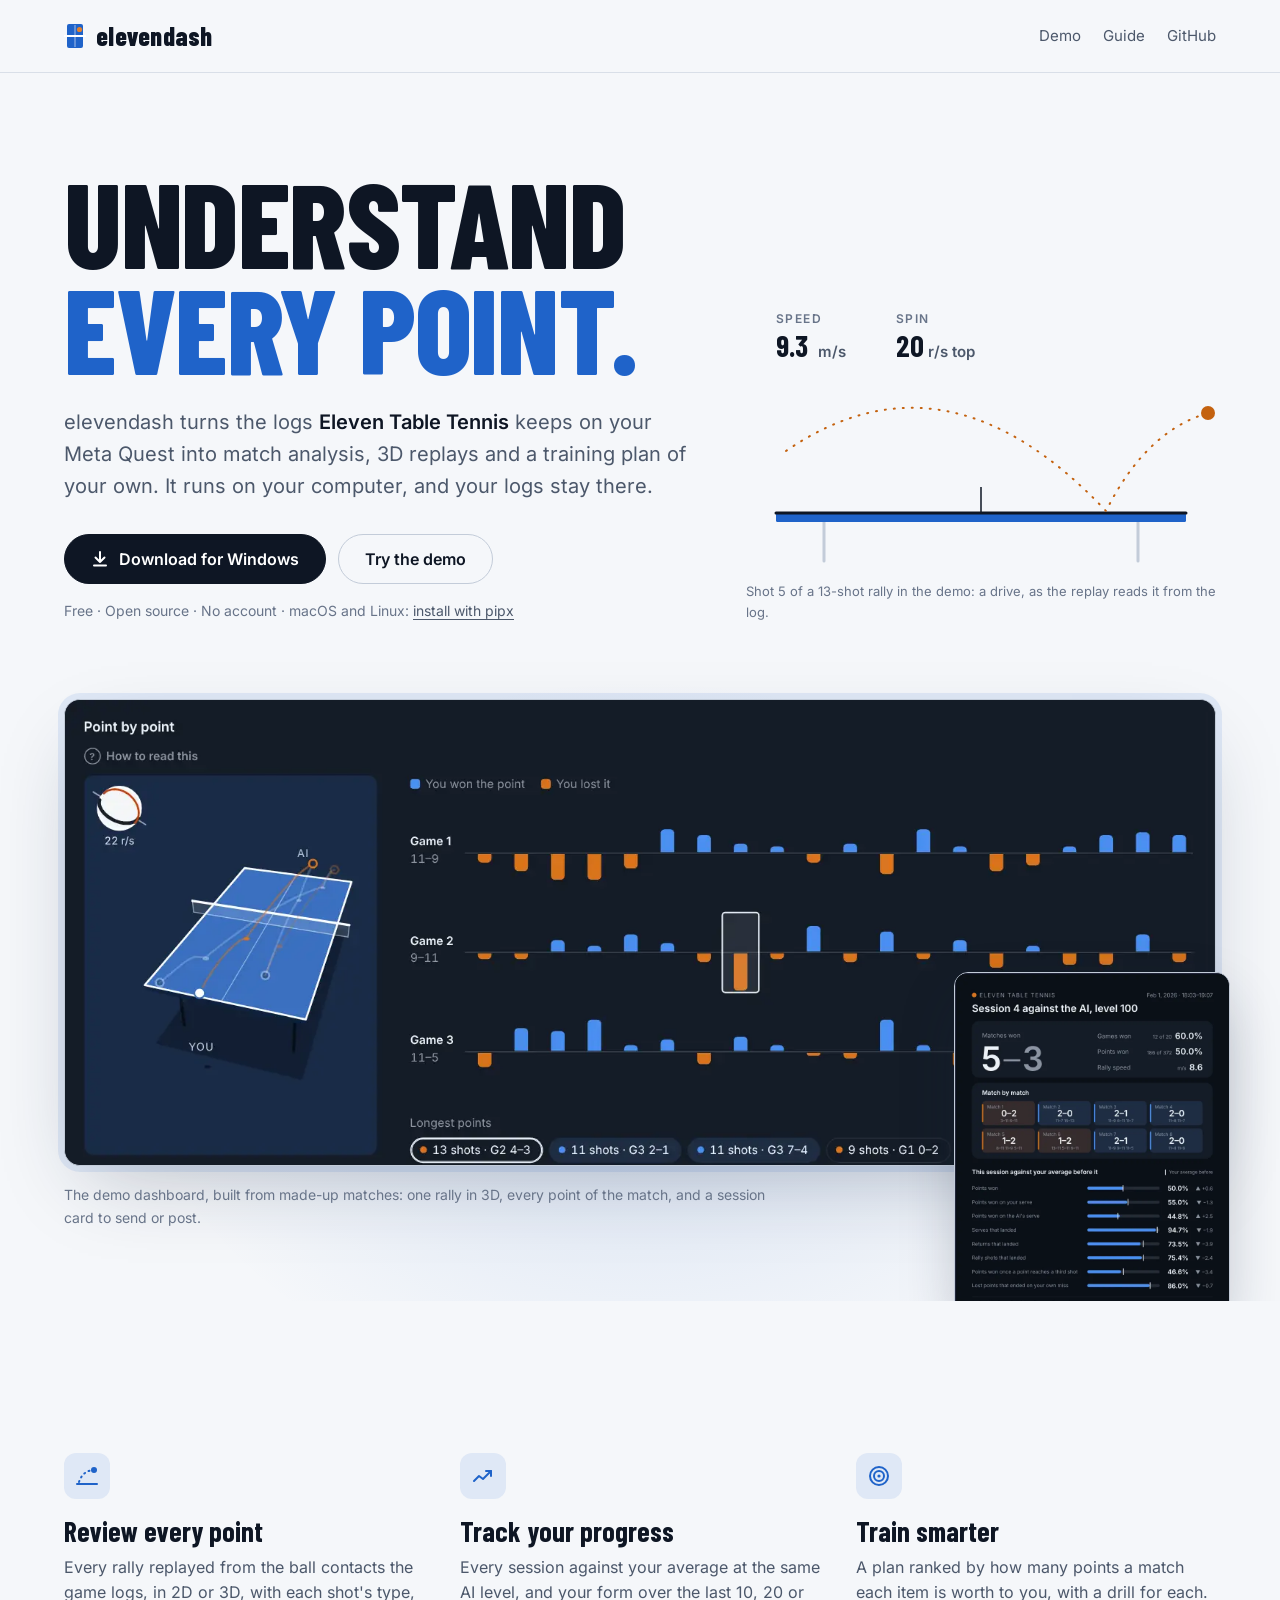
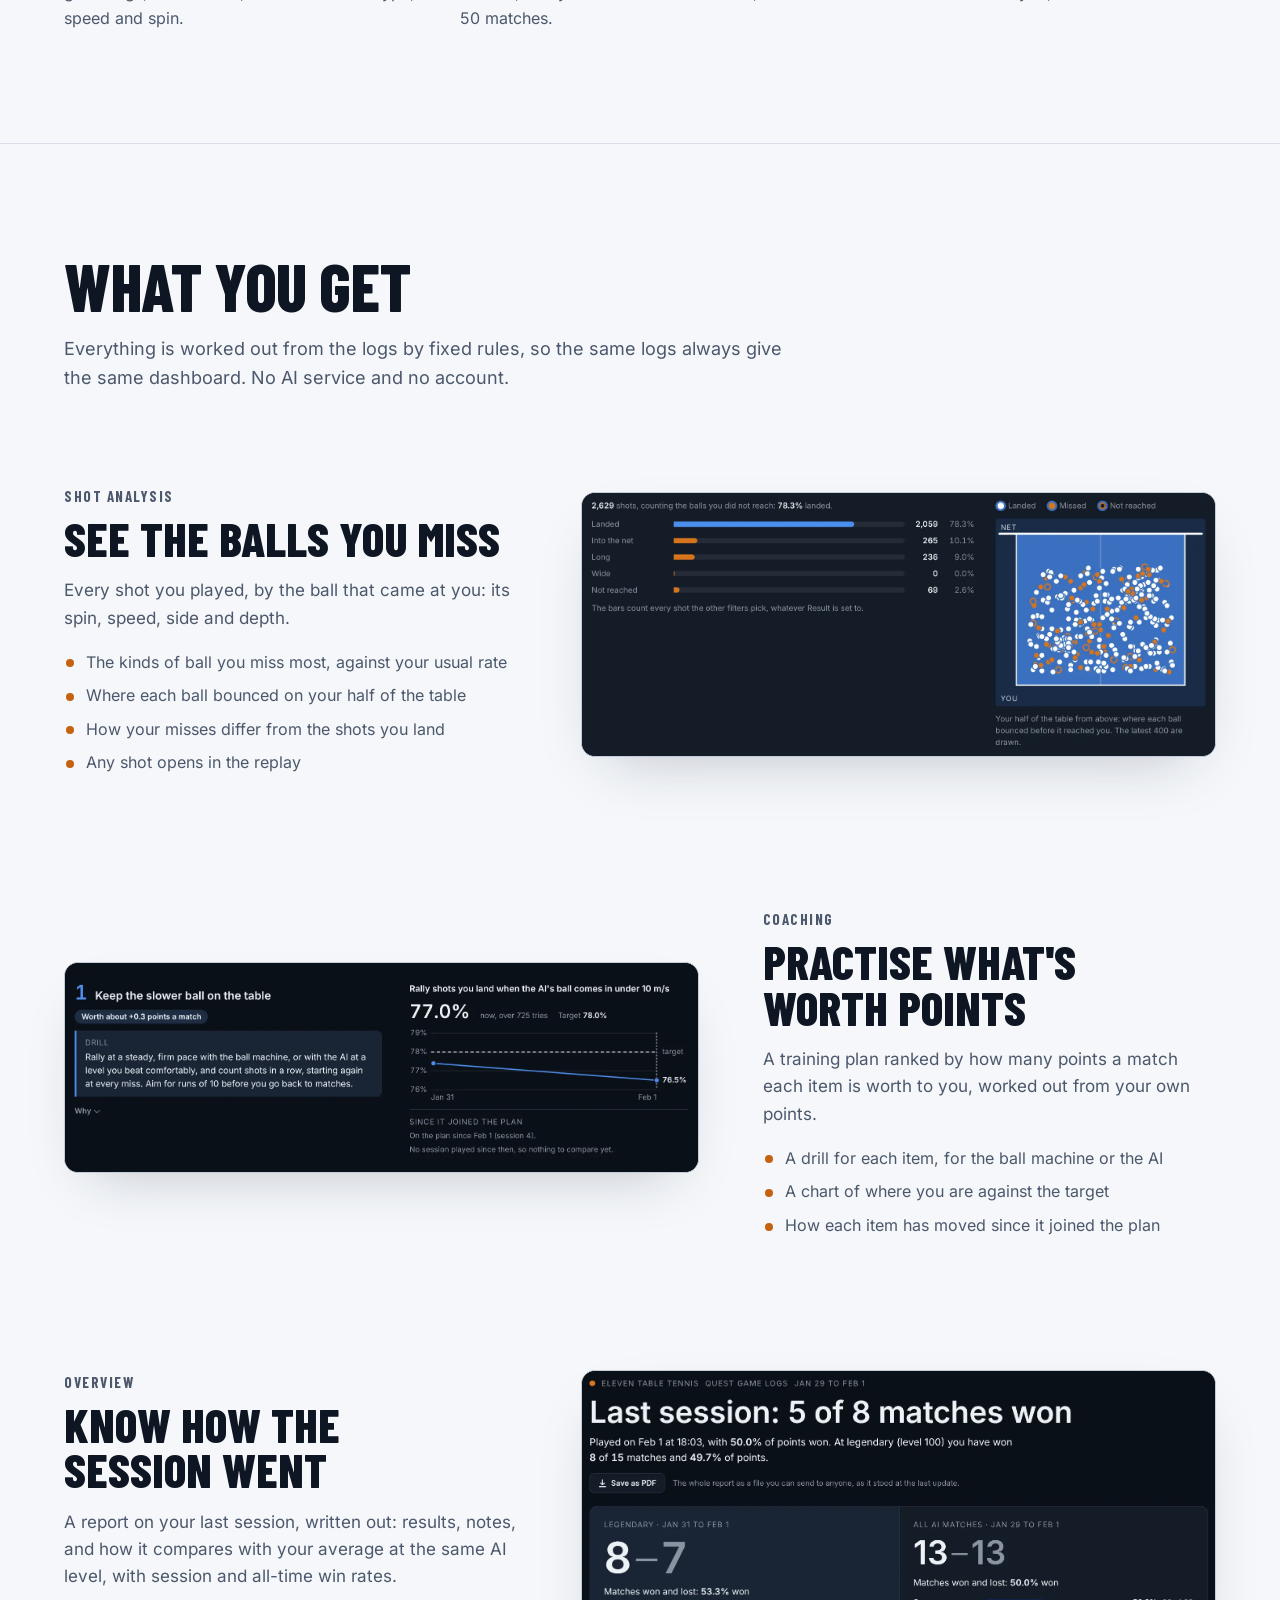
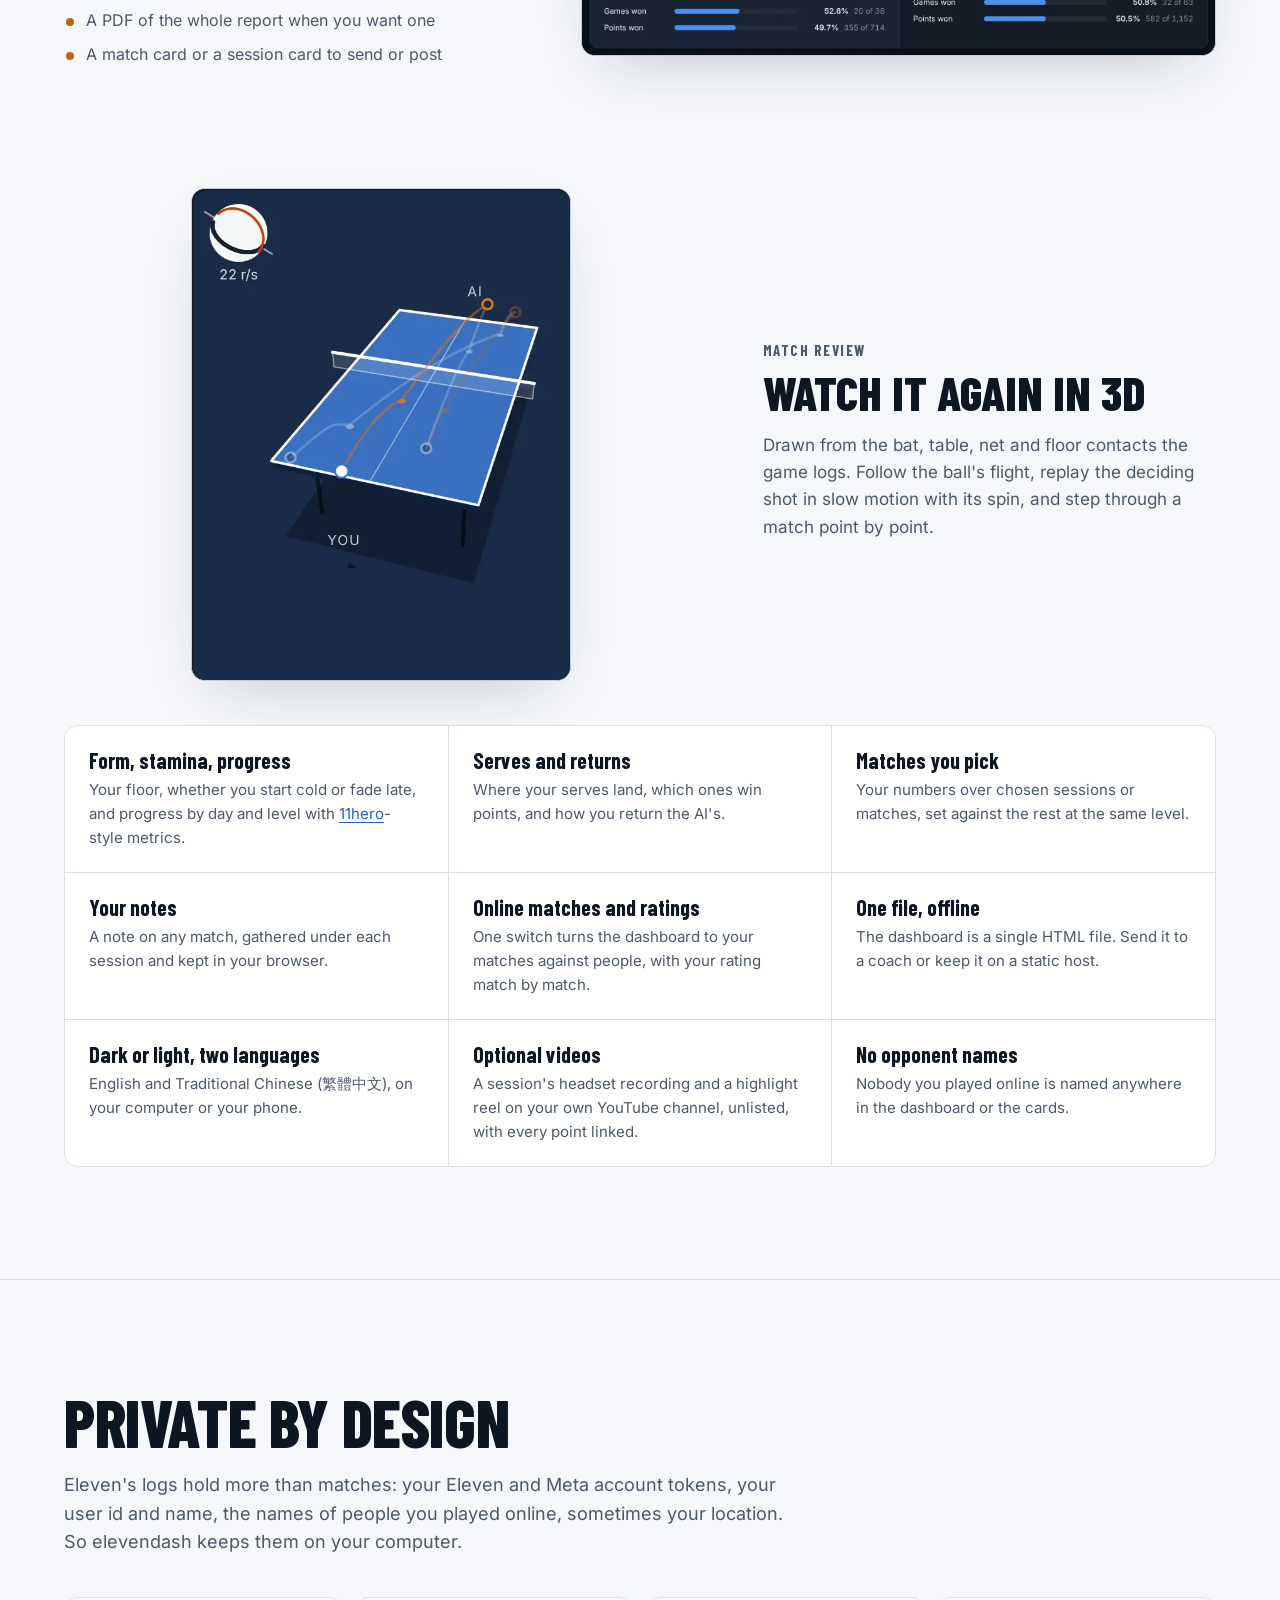
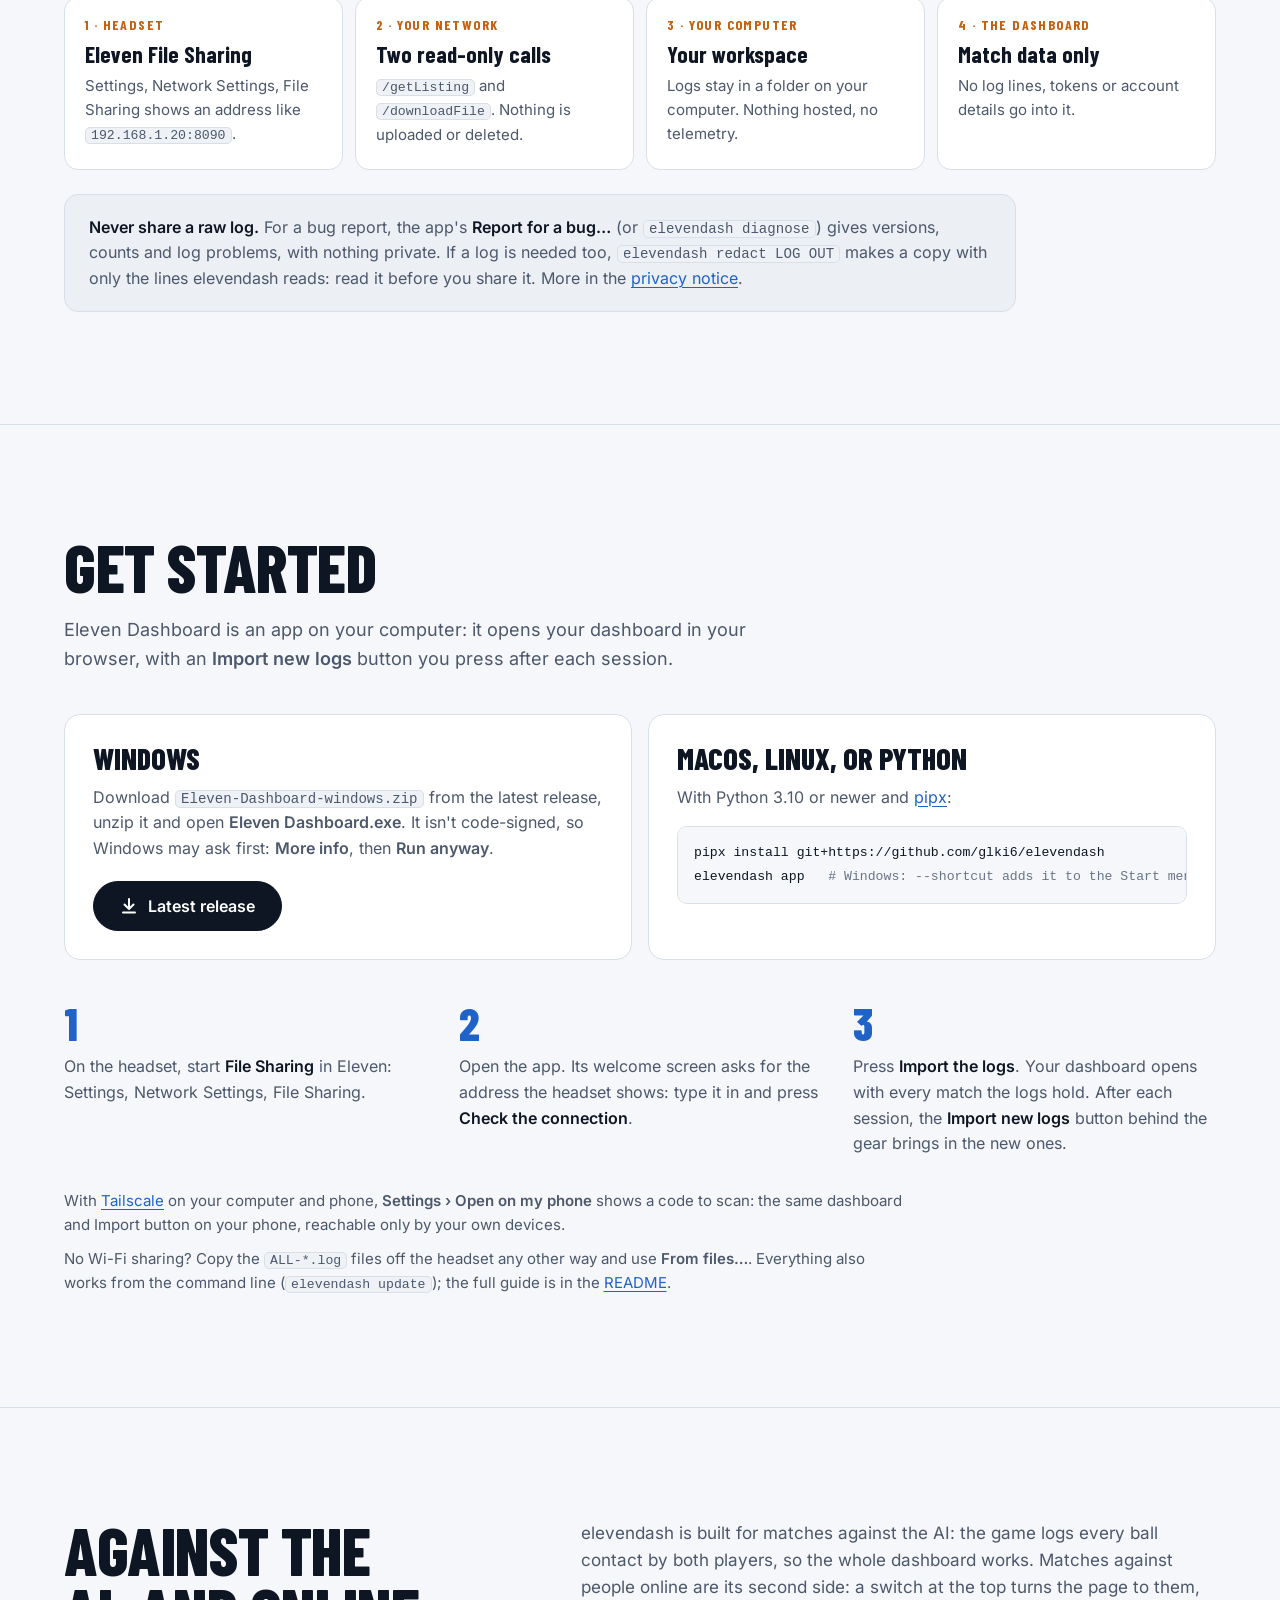
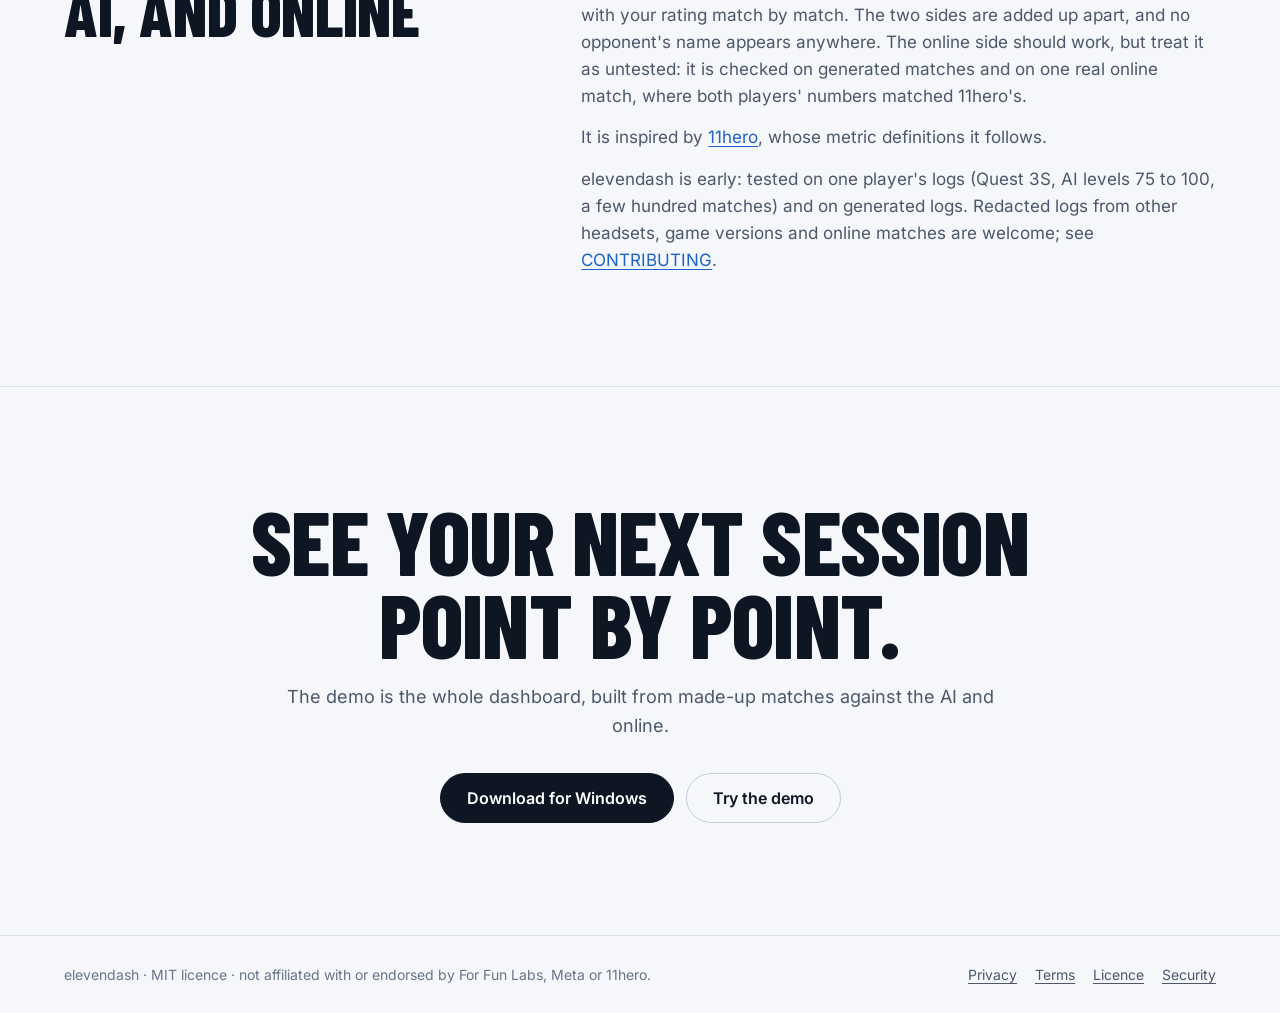
<file: pages/index.html>
<!doctype html>
<html lang="en">
<head>
<meta charset="utf-8">
<meta name="viewport" content="width=device-width, initial-scale=1, viewport-fit=cover">
<title>elevendash: match analysis for Eleven Table Tennis</title>
<meta name="description" content="elevendash turns the logs Eleven Table Tennis keeps on your Meta Quest into match analysis, 3D replays and a training plan of your own. Free, open source, runs on your own computer.">
<meta name="color-scheme" content="dark light">
<link rel="icon" href="data:image/svg+xml,%3Csvg xmlns='http://www.w3.org/2000/svg' viewBox='0 0 32 32'%3E%3Crect x='7' y='2' width='18' height='28' rx='2' fill='%231f63c9'/%3E%3Cpath d='M3 16h26' stroke='%23fff' stroke-width='2.4'/%3E%3Cpath d='M16 3v26' stroke='%23fff' stroke-width='1' opacity='.7'/%3E%3Ccircle cx='21' cy='9' r='3' fill='%23e0700a'/%3E%3C/svg%3E">
<link rel="preload" href="fonts/BarlowCondensed-ExtraBold.woff2" as="font" type="font/woff2" crossorigin>
<link rel="stylesheet" href="home.css">
</head>
<body>
<header class="top">
  <div class="wrap">
    <a class="mark" href="./">
      <svg width="22" height="26" viewBox="0 0 22 26" aria-hidden="true"><rect x="3" y="1" width="16" height="24" rx="2" fill="#1f63c9"/><path d="M0 13h22" stroke="#fff" stroke-width="2"/><path d="M11 2v22" stroke="#fff" stroke-width="1" opacity=".6"/><circle cx="15.5" cy="6.5" r="2.6" fill="#e2802c"/></svg>
      elevendash
    </a>
    <nav aria-label="Site">
      <a href="demo/">Demo</a>
      <a href="https://github.com/glki6/elevendash#readme">Guide</a>
      <a href="https://github.com/glki6/elevendash">GitHub</a>
    </nav>
  </div>
</header>

<main>
  <div class="hero">
    <div class="wrap">
      <div class="hero-grid">
        <div>
          <h1>Understand <span>every point.</span></h1>
          <p class="lede">elevendash turns the logs <b>Eleven Table Tennis</b> keeps on your Meta Quest into match
            analysis, 3D replays and a training plan of your own. It runs on your computer, and your logs stay there.</p>
          <div class="actions">
            <a class="btn primary" href="https://github.com/glki6/elevendash/releases/latest">
              <svg width="18" height="18" viewBox="0 0 18 18" aria-hidden="true"><path d="M9 2v10M4.5 7.5 9 12l4.5-4.5M3 15.5h12" fill="none" stroke="currentColor" stroke-width="2" stroke-linecap="round" stroke-linejoin="round"/></svg>
              Download for Windows</a>
            <a class="btn" href="demo/">Try the demo</a>
          </div>
          <p class="fine">Free · Open source · No account · macOS and Linux: <a href="#start">install with pipx</a></p>
        </div>

        <figure class="rally">
          <svg viewBox="0 0 470 270" role="img" aria-labelledby="rally-t">
            <title id="rally-t">A side view of the table: a ball's path over the net to a bounce on the far side.</title>
            <text class="lbl" x="30" y="22">SPEED</text>
            <text class="val" x="30" y="56">9.3</text><text class="unit" x="72" y="56">m/s</text>
            <text class="lbl" x="150" y="22">SPIN</text>
            <text class="val" x="150" y="56">20</text><text class="unit" x="182" y="56">r/s top</text>
            <path class="legs" d="M78 214v46M392 214v46"/>
            <rect class="top-side" x="30" y="212" width="410" height="9" rx="1.5"/><path class="tbl" d="M30 212h410"/>
            <path class="net" d="M235 212v-26"/>
            <path class="path" d="M40 150Q200 40 360 210Q400 130 462 112"/>
            <g class="moving">
              <ellipse class="bounce" cx="360" cy="212" rx="9" ry="3" opacity="0">
                <animate attributeName="opacity" values="0;0;1;0;0" keyTimes="0;.53;.56;.72;1" dur="2.8s" repeatCount="indefinite"/>
              </ellipse>
              <circle class="ball" r="7">
                <animateMotion dur="2.8s" repeatCount="indefinite" keyPoints="0;1;1" keyTimes="0;.72;1" calcMode="linear" path="M40 150Q200 40 360 210Q400 130 462 112"/>
              </circle>
            </g>
            <g class="still">
              <ellipse class="bounce" cx="360" cy="212" rx="9" ry="3"/>
              <circle class="ball" cx="200" cy="108" r="7"/>
            </g>
          </svg>
          <figcaption>Shot 5 of a 13-shot rally in the demo: a drive, as the replay reads it from the log.</figcaption>
        </figure>
      </div>

      <div class="stage">
        <figure class="window">
          <img src="img/home/replay.webp" width="1565" height="634" alt="The demo dashboard's Point by point view: a 13-shot rally drawn in 3D over the table, bars for every point of three games, blue for points won and orange for points lost, and the longest points as chips.">
        </figure>
        <figure class="float">
          <img src="img/home/session-card.webp" width="762" height="952" loading="lazy" alt="A session card from the demo: matches won 5 to 3, games and points won, a tile for every match and eight bars setting the session against the average before it.">
        </figure>
        <p class="stage-note">The demo dashboard, built from made-up matches: one rally in 3D, every point of the match,
          and a session card to send or post.</p>
      </div>
    </div>
  </div>

  <section aria-label="In short">
    <div class="wrap three">
      <div>
        <div class="icon"><svg width="24" height="24" viewBox="0 0 24 24" aria-hidden="true"><path d="M4 18c3-9 9-12 16-12" fill="none" stroke="currentColor" stroke-width="2" stroke-linecap="round" stroke-dasharray="1 4"/><circle cx="19" cy="6" r="3" fill="currentColor"/><path d="M2 20h20" stroke="currentColor" stroke-width="2" stroke-linecap="round"/></svg></div>
        <h3>Review every point</h3>
        <p>Every rally replayed from the ball contacts the game logs, in 2D or 3D, with each shot's type, speed and spin.</p>
      </div>
      <div>
        <div class="icon"><svg width="24" height="24" viewBox="0 0 24 24" aria-hidden="true"><path d="M3 17l5-5 4 3 8-8" fill="none" stroke="currentColor" stroke-width="2" stroke-linecap="round" stroke-linejoin="round"/><path d="M15 7h5v5" fill="none" stroke="currentColor" stroke-width="2" stroke-linecap="round" stroke-linejoin="round"/></svg></div>
        <h3>Track your progress</h3>
        <p>Every session against your average at the same AI level, and your form over the last 10, 20 or 50 matches.</p>
      </div>
      <div>
        <div class="icon"><svg width="24" height="24" viewBox="0 0 24 24" aria-hidden="true"><circle cx="12" cy="12" r="9" fill="none" stroke="currentColor" stroke-width="2"/><circle cx="12" cy="12" r="5" fill="none" stroke="currentColor" stroke-width="2"/><circle cx="12" cy="12" r="1.6" fill="currentColor"/></svg></div>
        <h3>Train smarter</h3>
        <p>A plan ranked by how many points a match each item is worth to you, with a drill for each.</p>
      </div>
    </div>
  </section>

  <section>
    <div class="wrap">
      <h2>What you get</h2>
      <p class="intro">Everything is worked out from the logs by fixed rules, so the same logs always give the same
        dashboard. No AI service and no account.</p>

      <div class="feature" style="margin-top: clamp(48px, 7vw, 80px)">
        <div class="copy">
          <p class="where">Shot analysis</p>
          <h3>See the balls you miss</h3>
          <p>Every shot you played, by the ball that came at you: its spin, speed, side and depth.</p>
          <ul>
            <li>The kinds of ball you miss most, against your usual rate</li>
            <li>Where each ball bounced on your half of the table</li>
            <li>How your misses differ from the shots you land</li>
            <li>Any shot opens in the replay</li>
          </ul>
        </div>
        <figure class="shot"><img src="img/home/shots.webp" width="1613" height="670" loading="lazy" alt="The shot explorer in the demo: 2,629 shots with 78.3% landed, bars for landed, into the net, long, wide and not reached, and your half of the table from above with a dot where each ball bounced."></figure>
      </div>

      <div class="feature flip">
        <figure class="shot"><img src="img/home/plan.webp" width="1613" height="532" loading="lazy" alt="The first item of the training plan in the demo, Keep the slower ball on the table, worth about 0.3 points a match, with a drill and a chart against its target."></figure>
        <div class="copy">
          <p class="where">Coaching</p>
          <h3>Practise what's worth points</h3>
          <p>A training plan ranked by how many points a match each item is worth to you, worked out from your own
            points.</p>
          <ul>
            <li>A drill for each item, for the ball machine or the AI</li>
            <li>A chart of where you are against the target</li>
            <li>How each item has moved since it joined the plan</li>
          </ul>
        </div>
      </div>

      <div class="feature">
        <div class="copy">
          <p class="where">Overview</p>
          <h3>Know how the session went</h3>
          <p>A report on your last session, written out: results, notes, and how it compares with your average at the
            same AI level, with session and all-time win rates.</p>
          <ul>
            <li>A PDF of the whole report when you want one</li>
            <li>A match card or a session card to send or post</li>
          </ul>
        </div>
        <figure class="shot"><img src="img/home/overview.webp" width="1565" height="701" loading="lazy" alt="The demo's Overview: the heading Last session: 5 of 8 matches won, a written summary, and 8 matches won and 7 lost at level 100 beside 13 won and 13 lost over every AI match, with games and points won."></figure>
      </div>

      <div class="feature flip">
        <figure class="shot narrow"><img src="img/home/table3d.webp" width="602" height="782" loading="lazy" alt="The replay in 3D: the table seen from behind your end, the paths of a rally's shots, and a ball in the corner turning at 22 r/s."></figure>
        <div class="copy">
          <p class="where">Match review</p>
          <h3>Watch it again in 3D</h3>
          <p>Drawn from the bat, table, net and floor contacts the game logs. Follow the ball's flight, replay the
            deciding shot in slow motion with its spin, and step through a match point by point.</p>
        </div>
      </div>

      <div class="more">
        <div><h3>Form, stamina, progress</h3><p>Your floor, whether you start cold or fade late, and progress by day and level with <a href="https://11hero.com">11hero</a>-style metrics.</p></div>
        <div><h3>Serves and returns</h3><p>Where your serves land, which ones win points, and how you return the AI's.</p></div>
        <div><h3>Matches you pick</h3><p>Your numbers over chosen sessions or matches, set against the rest at the same level.</p></div>
        <div><h3>Your notes</h3><p>A note on any match, gathered under each session and kept in your browser.</p></div>
        <div><h3>Online matches and ratings</h3><p>One switch turns the dashboard to your matches against people, with your rating match by match.</p></div>
        <div><h3>One file, offline</h3><p>The dashboard is a single HTML file. Send it to a coach or keep it on a static host.</p></div>
        <div><h3>Dark or light, two languages</h3><p>English and Traditional Chinese (繁體中文), on your computer or your phone.</p></div>
        <div><h3>Optional videos</h3><p>A session's headset recording and a highlight reel on your own YouTube channel, unlisted, with every point linked.</p></div>
        <div><h3>No opponent names</h3><p>Nobody you played online is named anywhere in the dashboard or the cards.</p></div>
      </div>
    </div>
  </section>

  <section>
    <div class="wrap">
      <h2>Private by design</h2>
      <p class="intro">Eleven's logs hold more than matches: your Eleven and Meta account tokens, your user id and name,
        the names of people you played online, sometimes your location. So elevendash keeps them on your computer.</p>
      <div class="route" aria-label="Where your logs go">
        <div><small>1 · Headset</small><b>Eleven File Sharing</b><span>Settings, Network Settings, File Sharing shows an
          address like <code>192.168.1.20:8090</code>.</span></div>
        <div><small>2 · Your network</small><b>Two read-only calls</b><span><code>/getListing</code> and
          <code>/downloadFile</code>. Nothing is uploaded or deleted.</span></div>
        <div><small>3 · Your computer</small><b>Your workspace</b><span>Logs stay in a folder on your computer. Nothing
          hosted, no telemetry.</span></div>
        <div><small>4 · The dashboard</small><b>Match data only</b><span>No log lines, tokens or account details go
          into it.</span></div>
      </div>
      <div class="note">
        <p><b>Never share a raw log.</b> For a bug report, the app's <b>Report for a bug…</b> (or
          <code>elevendash diagnose</code>) gives versions, counts and log problems, with nothing private. If a log is
          needed too, <code>elevendash redact LOG OUT</code> makes a copy with only the lines elevendash reads: read it
          before you share it. More in the <a href="privacy.html">privacy notice</a>.</p>
      </div>
    </div>
  </section>

  <section id="start">
    <div class="wrap">
      <h2>Get started</h2>
      <p class="intro">Eleven Dashboard is an app on your computer: it opens your dashboard in your browser, with an
        <b>Import new logs</b> button you press after each session.</p>
      <div class="ways">
        <div class="way">
          <h3>Windows</h3>
          <p>Download <code>Eleven-Dashboard-windows.zip</code> from the latest release, unzip it and open
            <b>Eleven Dashboard.exe</b>. It isn't code-signed, so Windows may ask first: <b>More info</b>, then
            <b>Run anyway</b>.</p>
          <a class="btn primary" href="https://github.com/glki6/elevendash/releases/latest">
            <svg width="18" height="18" viewBox="0 0 18 18" aria-hidden="true"><path d="M9 2v10M4.5 7.5 9 12l4.5-4.5M3 15.5h12" fill="none" stroke="currentColor" stroke-width="2" stroke-linecap="round" stroke-linejoin="round"/></svg>
            Latest release</a>
        </div>
        <div class="way">
          <h3>macOS, Linux, or Python</h3>
          <p>With Python 3.10 or newer and <a href="https://pipx.pypa.io">pipx</a>:</p>
<pre><code>pipx install git+https://github.com/glki6/elevendash
elevendash app   <span class="c"># Windows: --shortcut adds it to the Start menu</span></code></pre>
        </div>
      </div>
      <ol class="steps">
        <li>On the headset, start <b>File Sharing</b> in Eleven: Settings, Network Settings, File Sharing.</li>
        <li>Open the app. Its welcome screen asks for the address the headset shows: type it in and press <b>Check the
          connection</b>.</li>
        <li>Press <b>Import the logs</b>. Your dashboard opens with every match the logs hold. After each session, the
          <b>Import new logs</b> button behind the gear brings in the new ones.</li>
      </ol>
      <p class="after">With <a href="https://tailscale.com">Tailscale</a> on your computer and phone, <b>Settings › Open on
        my phone</b> shows a code to scan: the same dashboard and Import button on your phone, reachable only by your own
        devices.</p>
      <p class="after">No Wi-Fi sharing? Copy the <code>ALL-*.log</code> files off the headset any other way and use
        <b>From files…</b>. Everything also works from the command line (<code>elevendash update</code>); the full guide is
        in the <a href="https://github.com/glki6/elevendash#readme">README</a>.</p>
    </div>
  </section>

  <section>
    <div class="wrap status">
      <h2>Against the AI, and online</h2>
      <div>
        <p>elevendash is built for matches against the AI: the game logs every ball contact by both players, so the
          whole dashboard works. Matches against people online are its second side: a switch at the top turns the page
          to them, with your rating match by match. The two sides are added up apart, and no opponent's name appears
          anywhere. The online side should work, but treat it as untested: it is checked on generated matches and on
          one real online match, where both players' numbers matched 11hero's.</p>
        <p>It is inspired by <a href="https://11hero.com">11hero</a>, whose metric definitions it follows.</p>
        <p>elevendash is early: tested on one player's logs (Quest 3S, AI levels 75 to 100, a few hundred matches) and on
          generated logs. Redacted logs from other headsets, game versions and online matches are welcome; see
          <a href="https://github.com/glki6/elevendash/blob/main/CONTRIBUTING.md">CONTRIBUTING</a>.</p>
      </div>
    </div>
  </section>

  <section class="close">
    <div class="wrap">
      <h2>See your next session<br>point by point.</h2>
      <p class="intro">The demo is the whole dashboard, built from made-up matches against the AI and online.</p>
      <div class="actions">
        <a class="btn primary" href="https://github.com/glki6/elevendash/releases/latest">Download for Windows</a>
        <a class="btn" href="demo/">Try the demo</a>
      </div>
    </div>
  </section>
</main>

<footer>
  <div class="wrap">
    <span>elevendash · MIT licence · not affiliated with or endorsed by For Fun Labs, Meta or 11hero.</span>
    <nav aria-label="Legal">
      <a href="privacy.html">Privacy</a>
      <a href="terms.html">Terms</a>
      <a href="https://github.com/glki6/elevendash/blob/main/LICENSE">Licence</a>
      <a href="https://github.com/glki6/elevendash/security">Security</a>
    </nav>
  </div>
</footer>
</body>
</html>
</file>
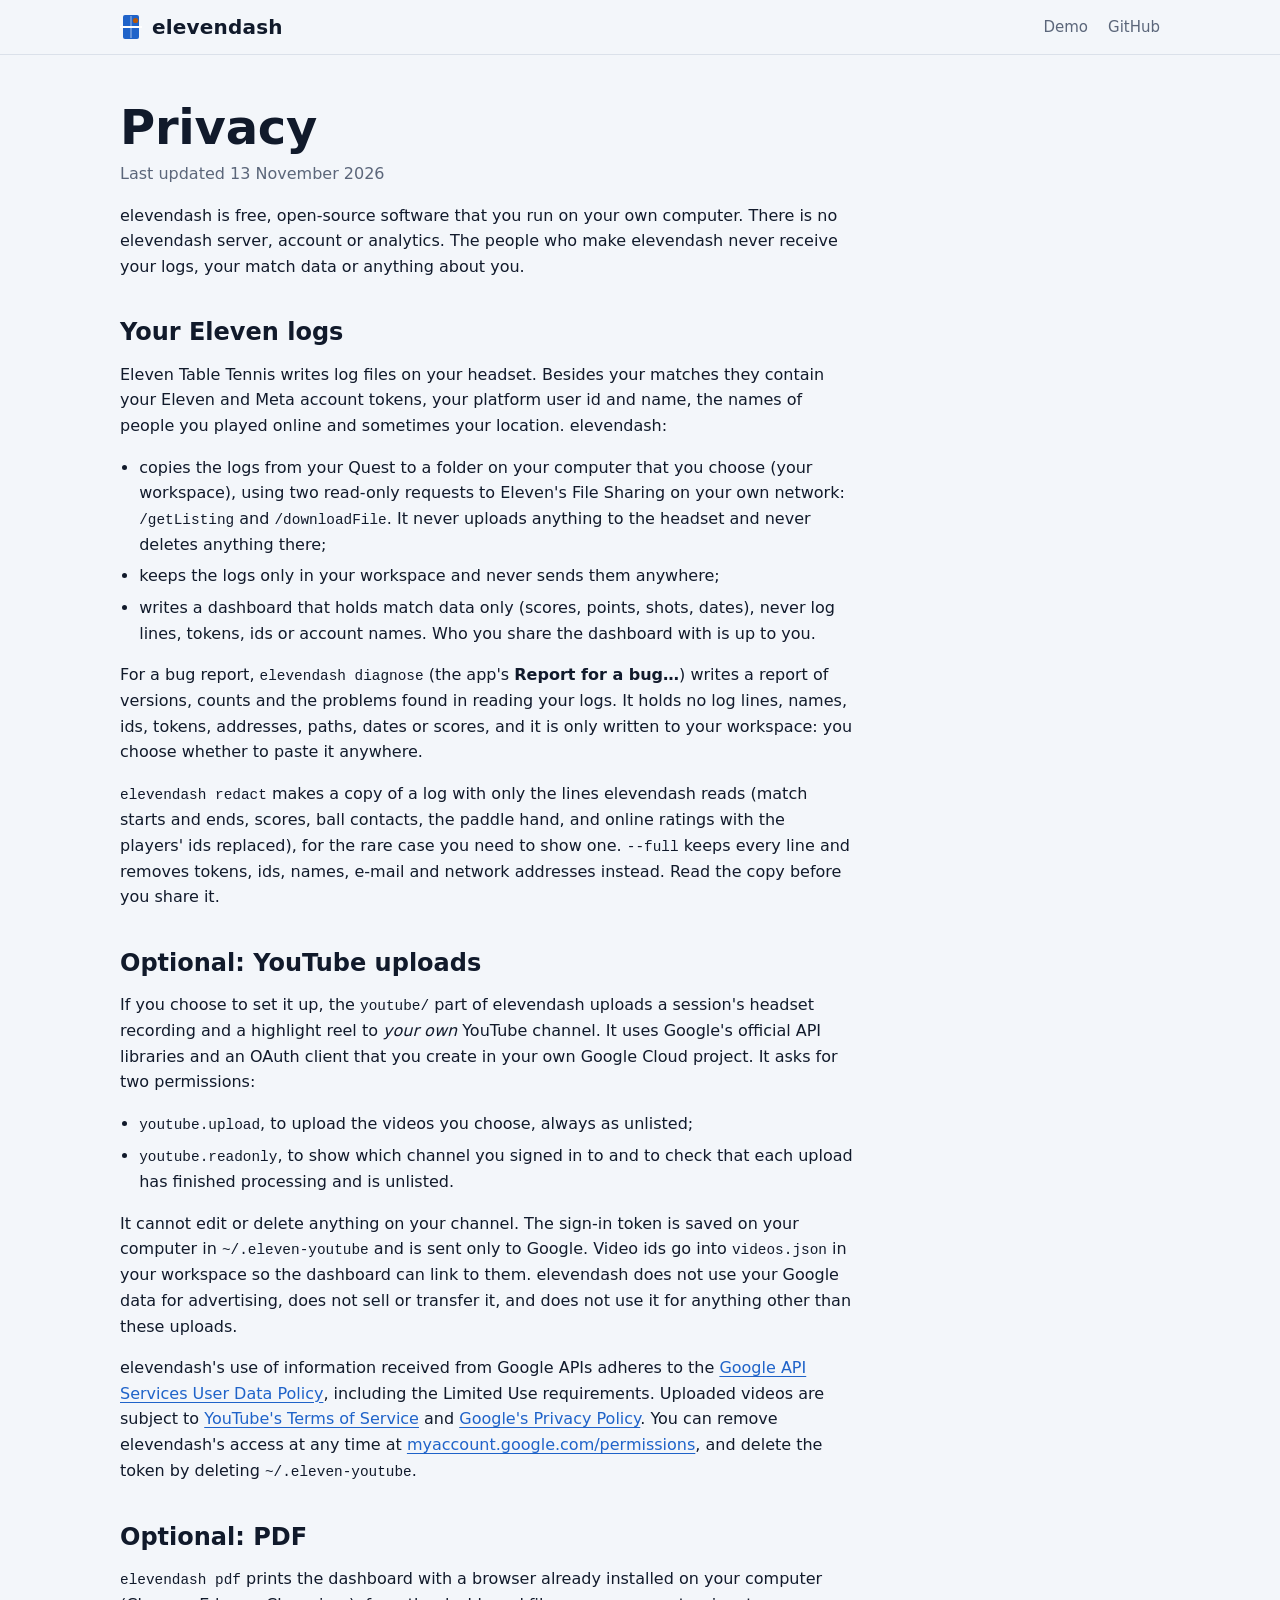
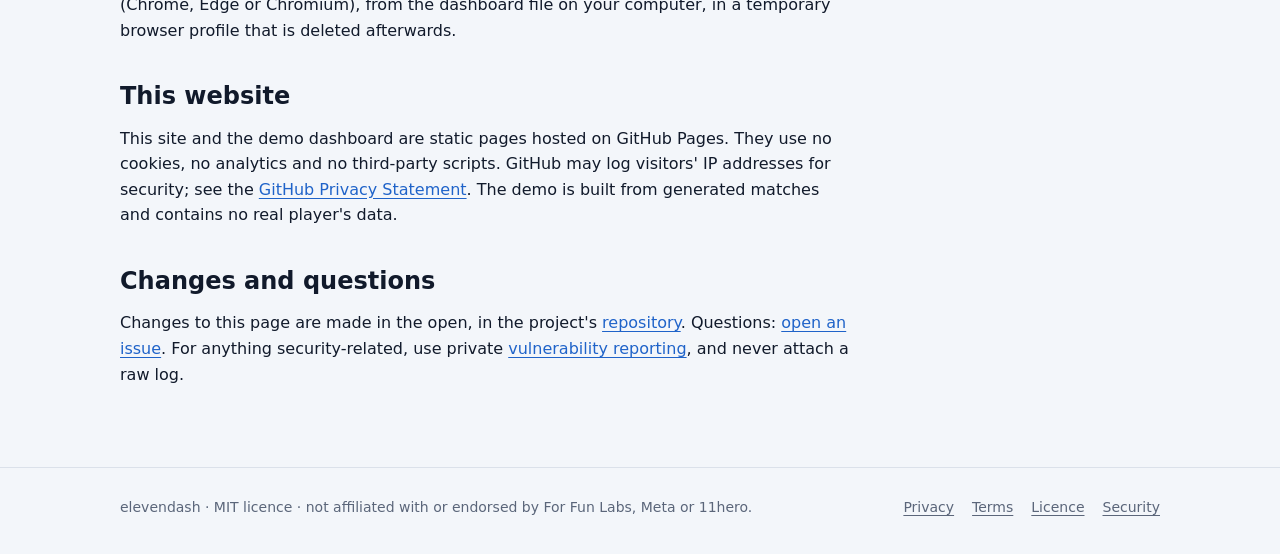
<file: pages/privacy.html>
<!doctype html>
<html lang="en">
<head>
<meta charset="utf-8">
<meta name="viewport" content="width=device-width, initial-scale=1, viewport-fit=cover">
<title>Privacy · elevendash</title>
<meta name="description" content="What elevendash does with your data: it runs on your computer, keeps your Eleven logs there, and only talks to your own Quest and, if you set it up, your own YouTube channel.">
<link rel="icon" href="data:image/svg+xml,%3Csvg xmlns='http://www.w3.org/2000/svg' viewBox='0 0 32 32'%3E%3Crect x='7' y='2' width='18' height='28' rx='2' fill='%231f63c9'/%3E%3Cpath d='M3 16h26' stroke='%23fff' stroke-width='2.4'/%3E%3Cpath d='M16 3v26' stroke='%23fff' stroke-width='1' opacity='.7'/%3E%3Ccircle cx='21' cy='9' r='3' fill='%23e0700a'/%3E%3C/svg%3E">
<link rel="stylesheet" href="style.css">
</head>
<body>
<header class="top">
  <div class="wrap">
    <a class="mark" href="./">
      <svg width="22" height="26" viewBox="0 0 22 26" aria-hidden="true"><rect x="3" y="1" width="16" height="24" rx="2" fill="var(--table)"/><path d="M0 13h22" stroke="var(--line)" stroke-width="2"/><path d="M11 2v22" stroke="var(--line)" stroke-width="1" opacity=".6"/><circle cx="15.5" cy="6.5" r="2.6" fill="var(--orange)"/></svg>
      elevendash
    </a>
    <nav aria-label="Site">
      <a href="demo/">Demo</a>
      <a href="https://github.com/glki6/elevendash">GitHub</a>
    </nav>
  </div>
</header>

<main class="wrap">
  <article class="doc">
    <h1>Privacy</h1>
    <p class="meta">Last updated 13 November 2026</p>

    <p>elevendash is free, open-source software that you run on your own computer. There is no elevendash server,
      account or analytics. The people who make elevendash never receive your logs, your match data or anything
      about you.</p>

    <h2>Your Eleven logs</h2>
    <p>Eleven Table Tennis writes log files on your headset. Besides your matches they contain your Eleven and Meta
      account tokens, your platform user id and name, the names of people you played online and sometimes your
      location. elevendash:</p>
    <ul>
      <li>copies the logs from your Quest to a folder on your computer that you choose (your workspace), using two
        read-only requests to Eleven's File Sharing on your own network: <code>/getListing</code> and
        <code>/downloadFile</code>. It never uploads anything to the headset and never deletes anything there;</li>
      <li>keeps the logs only in your workspace and never sends them anywhere;</li>
      <li>writes a dashboard that holds match data only (scores, points, shots, dates), never log lines, tokens, ids
        or account names. Who you share the dashboard with is up to you.</li>
    </ul>
    <p>For a bug report, <code>elevendash diagnose</code> (the app's <b>Report for a bug…</b>) writes a report of
      versions, counts and the problems found in reading your logs. It holds no log lines, names, ids, tokens,
      addresses, paths, dates or scores, and it is only written to your workspace: you choose whether to paste it
      anywhere.</p>
    <p><code>elevendash redact</code> makes a copy of a log with only the lines elevendash reads (match starts and
      ends, scores, ball contacts, the paddle hand, and online ratings with the players' ids replaced), for the rare
      case you need to show one. <code>--full</code> keeps every line and removes tokens, ids, names, e-mail and
      network addresses instead. Read the copy before you share it.</p>

    <h2>Optional: YouTube uploads</h2>
    <p>If you choose to set it up, the <code>youtube/</code> part of elevendash uploads a session's headset recording
      and a highlight reel to <em>your own</em> YouTube channel. It uses Google's official API libraries and an OAuth
      client that you create in your own Google Cloud project. It asks for two permissions:</p>
    <ul>
      <li><code>youtube.upload</code>, to upload the videos you choose, always as unlisted;</li>
      <li><code>youtube.readonly</code>, to show which channel you signed in to and to check that each upload has
        finished processing and is unlisted.</li>
    </ul>
    <p>It cannot edit or delete anything on your channel. The sign-in token is saved on your computer in
      <code>~/.eleven-youtube</code> and is sent only to Google. Video ids go into <code>videos.json</code> in your
      workspace so the dashboard can link to them. elevendash does not use your Google data for advertising, does
      not sell or transfer it, and does not use it for anything other than these uploads.</p>
    <p>elevendash's use of information received from Google APIs adheres to the
      <a href="https://developers.google.com/terms/api-services-user-data-policy">Google API Services User Data
      Policy</a>, including the Limited Use requirements. Uploaded videos are subject to
      <a href="https://www.youtube.com/t/terms">YouTube's Terms of Service</a> and
      <a href="https://policies.google.com/privacy">Google's Privacy Policy</a>. You can remove elevendash's access at
      any time at <a href="https://myaccount.google.com/permissions">myaccount.google.com/permissions</a>, and delete
      the token by deleting <code>~/.eleven-youtube</code>.</p>

    <h2>Optional: PDF</h2>
    <p><code>elevendash pdf</code> prints the dashboard with a browser already installed on your computer (Chrome,
      Edge or Chromium), from the dashboard file on your computer, in a temporary browser profile that is deleted
      afterwards.</p>

    <h2>This website</h2>
    <p>This site and the demo dashboard are static pages hosted on GitHub Pages. They use no cookies, no analytics
      and no third-party scripts. GitHub may log visitors' IP addresses for security; see the
      <a href="https://docs.github.com/en/site-policy/privacy-policies/github-general-privacy-statement">GitHub
      Privacy Statement</a>. The demo is built from generated matches and contains no real player's data.</p>

    <h2>Changes and questions</h2>
    <p>Changes to this page are made in the open, in the project's
      <a href="https://github.com/glki6/elevendash">repository</a>. Questions:
      <a href="https://github.com/glki6/elevendash/issues">open an issue</a>. For anything security-related, use
      private <a href="https://github.com/glki6/elevendash/security">vulnerability reporting</a>, and never attach a raw
      log.</p>
  </article>
</main>

<footer>
  <div class="wrap">
    <span>elevendash · MIT licence · not affiliated with or endorsed by For Fun Labs, Meta or 11hero.</span>
    <nav aria-label="Legal">
      <a href="privacy.html" aria-current="page">Privacy</a>
      <a href="terms.html">Terms</a>
      <a href="https://github.com/glki6/elevendash/blob/main/LICENSE">Licence</a>
      <a href="https://github.com/glki6/elevendash/security">Security</a>
    </nav>
  </div>
</footer>
</body>
</html>
</file>
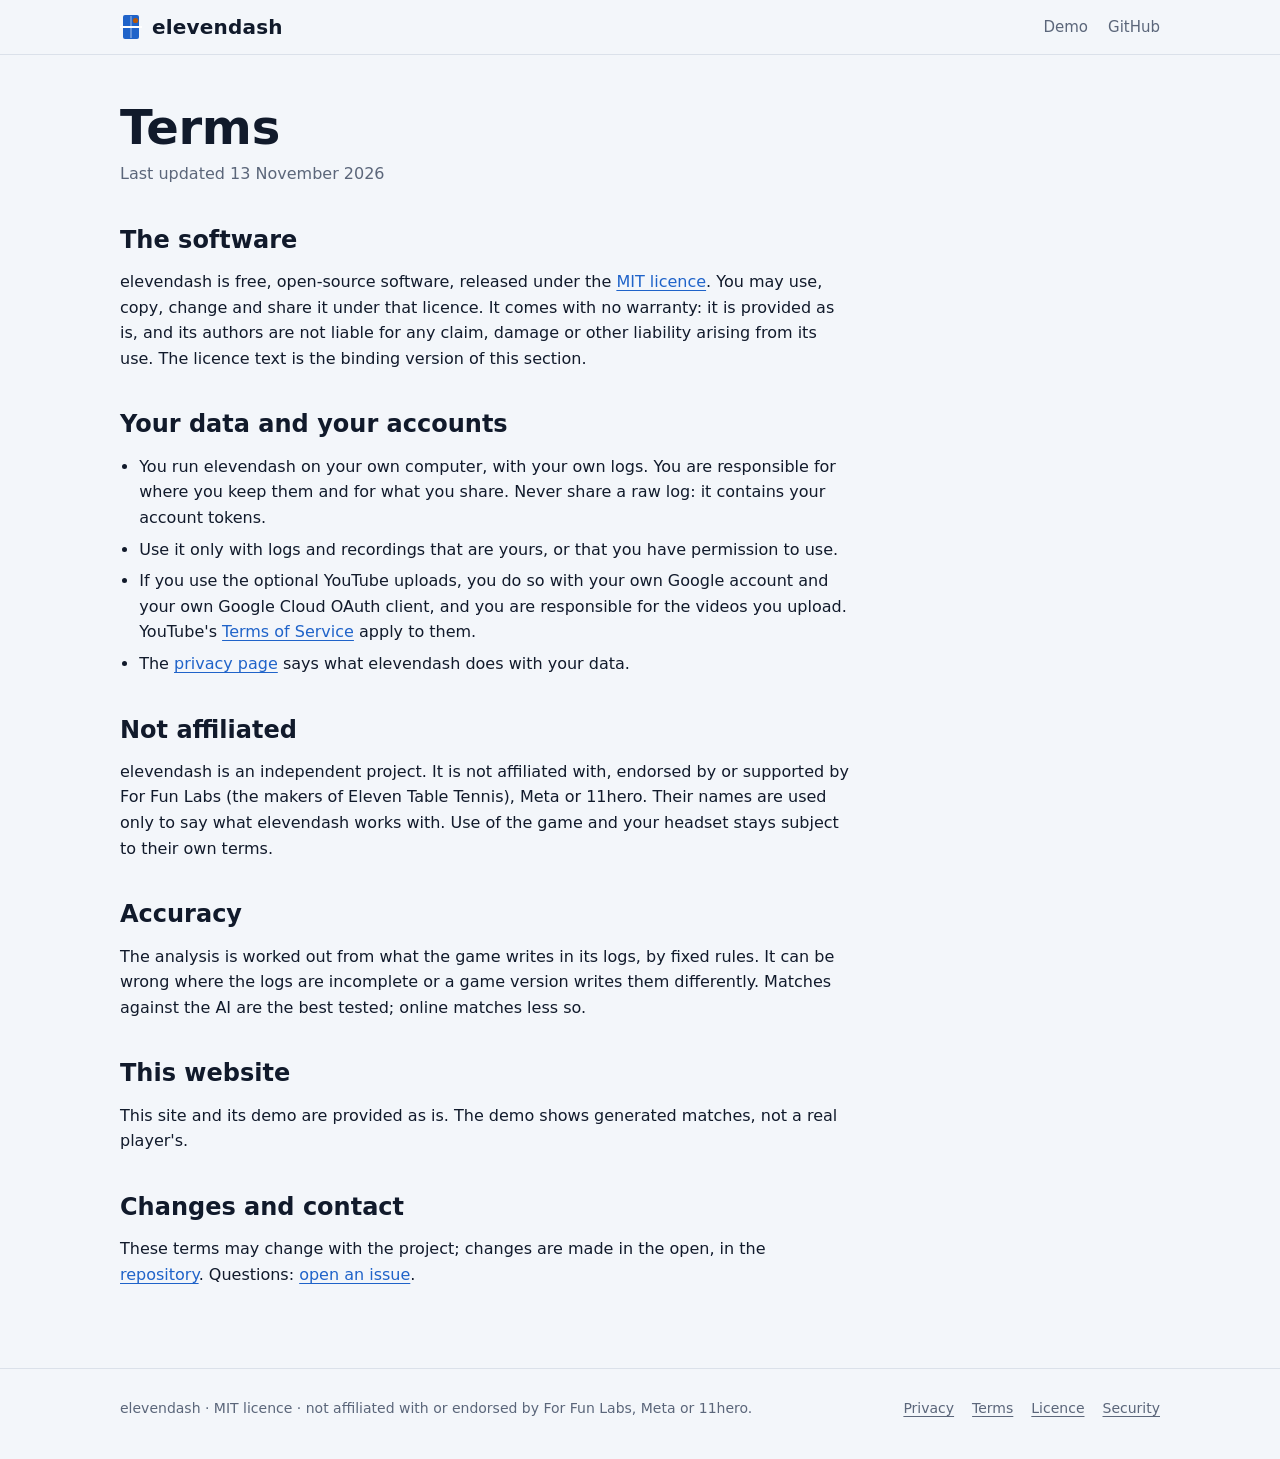
<file: pages/terms.html>
<!doctype html>
<html lang="en">
<head>
<meta charset="utf-8">
<meta name="viewport" content="width=device-width, initial-scale=1, viewport-fit=cover">
<title>Terms · elevendash</title>
<meta name="description" content="The terms for using elevendash, free open-source software under the MIT licence.">
<link rel="icon" href="data:image/svg+xml,%3Csvg xmlns='http://www.w3.org/2000/svg' viewBox='0 0 32 32'%3E%3Crect x='7' y='2' width='18' height='28' rx='2' fill='%231f63c9'/%3E%3Cpath d='M3 16h26' stroke='%23fff' stroke-width='2.4'/%3E%3Cpath d='M16 3v26' stroke='%23fff' stroke-width='1' opacity='.7'/%3E%3Ccircle cx='21' cy='9' r='3' fill='%23e0700a'/%3E%3C/svg%3E">
<link rel="stylesheet" href="style.css">
</head>
<body>
<header class="top">
  <div class="wrap">
    <a class="mark" href="./">
      <svg width="22" height="26" viewBox="0 0 22 26" aria-hidden="true"><rect x="3" y="1" width="16" height="24" rx="2" fill="var(--table)"/><path d="M0 13h22" stroke="var(--line)" stroke-width="2"/><path d="M11 2v22" stroke="var(--line)" stroke-width="1" opacity=".6"/><circle cx="15.5" cy="6.5" r="2.6" fill="var(--orange)"/></svg>
      elevendash
    </a>
    <nav aria-label="Site">
      <a href="demo/">Demo</a>
      <a href="https://github.com/glki6/elevendash">GitHub</a>
    </nav>
  </div>
</header>

<main class="wrap">
  <article class="doc">
    <h1>Terms</h1>
    <p class="meta">Last updated 13 November 2026</p>

    <h2>The software</h2>
    <p>elevendash is free, open-source software, released under the
      <a href="https://github.com/glki6/elevendash/blob/main/LICENSE">MIT licence</a>. You may use, copy, change and
      share it under that licence. It comes with no warranty: it is provided as is, and its authors are not liable for
      any claim, damage or other liability arising from its use. The licence text is the binding version of this
      section.</p>

    <h2>Your data and your accounts</h2>
    <ul>
      <li>You run elevendash on your own computer, with your own logs. You are responsible for where you keep them and
        for what you share. Never share a raw log: it contains your account tokens.</li>
      <li>Use it only with logs and recordings that are yours, or that you have permission to use.</li>
      <li>If you use the optional YouTube uploads, you do so with your own Google account and your own Google Cloud
        OAuth client, and you are responsible for the videos you upload. YouTube's
        <a href="https://www.youtube.com/t/terms">Terms of Service</a> apply to them.</li>
      <li>The <a href="privacy.html">privacy page</a> says what elevendash does with your data.</li>
    </ul>

    <h2>Not affiliated</h2>
    <p>elevendash is an independent project. It is not affiliated with, endorsed by or supported by For Fun Labs (the
      makers of Eleven Table Tennis), Meta or 11hero. Their names are used only to say what elevendash works with.
      Use of the game and your headset stays subject to their own terms.</p>

    <h2>Accuracy</h2>
    <p>The analysis is worked out from what the game writes in its logs, by fixed rules. It can be wrong where the logs
      are incomplete or a game version writes them differently. Matches against the AI are the best tested; online
      matches less so.</p>

    <h2>This website</h2>
    <p>This site and its demo are provided as is. The demo shows generated matches, not a real player's.</p>

    <h2>Changes and contact</h2>
    <p>These terms may change with the project; changes are made in the open, in the
      <a href="https://github.com/glki6/elevendash">repository</a>. Questions:
      <a href="https://github.com/glki6/elevendash/issues">open an issue</a>.</p>
  </article>
</main>

<footer>
  <div class="wrap">
    <span>elevendash · MIT licence · not affiliated with or endorsed by For Fun Labs, Meta or 11hero.</span>
    <nav aria-label="Legal">
      <a href="privacy.html">Privacy</a>
      <a href="terms.html" aria-current="page">Terms</a>
      <a href="https://github.com/glki6/elevendash/blob/main/LICENSE">Licence</a>
      <a href="https://github.com/glki6/elevendash/security">Security</a>
    </nav>
  </div>
</footer>
</body>
</html>
</file>
<file: pages/home.css>
/* elevendash landing page (index.html only; privacy.html and terms.html keep style.css). The dashboard's own palette,
   dark first, light when the browser asks for it. Two self-hosted OFL fonts (fonts/), no scripts, no cookies.
   The one moving thing is the rally in the hero; it stands still for anyone who asks for less motion. */
@font-face { font-family: "Barlow Condensed"; font-weight: 700; font-display: swap; src: url(fonts/BarlowCondensed-Bold.woff2) format("woff2"); }
@font-face { font-family: "Barlow Condensed"; font-weight: 800; font-display: swap; src: url(fonts/BarlowCondensed-ExtraBold.woff2) format("woff2"); }
@font-face { font-family: "Inter"; font-weight: 400; font-display: swap; src: url(fonts/inter-latin-400-normal.woff2) format("woff2"); }
@font-face { font-family: "Inter"; font-weight: 600; font-display: swap; src: url(fonts/inter-latin-600-normal.woff2) format("woff2"); }

:root {
  color-scheme: dark;
  --ground: #0a0f17; --ground-2: #0e1520; --card: #131b27; --raise: #1a2433; --border: #243042; --border-2: #33425a;
  --text: #eef2f7; --muted: #9aa5b6; --faint: #6f7b91;
  --blue: #4b8ff2; --blue-soft: rgba(75, 143, 242, .16); --orange: #e2802c; --line: #e9eef6;
  --pill: #f3f6fa; --pill-text: #0a0f17; --glow: rgba(55, 120, 230, .22); --shadow: rgba(0, 0, 0, .55);
  --shot-ground: #131b27;
  --display: "Barlow Condensed", Bahnschrift, "Arial Narrow", sans-serif;
  --sans: "Inter", "Segoe UI", system-ui, -apple-system, sans-serif;
  --mono: ui-monospace, "Cascadia Mono", Consolas, monospace;
  --gutter: 24px;
}
@media (prefers-color-scheme: light) {
  :root {
    color-scheme: light;
    --ground: #f5f7fa; --ground-2: #eceff4; --card: #ffffff; --raise: #eef2f7; --border: #d9dfe8; --border-2: #c3ccd9;
    --text: #0e1624; --muted: #4c586b; --faint: #687489;
    --blue: #1f63c9; --blue-soft: rgba(31, 99, 201, .1); --orange: #c4620f; --line: #ffffff;
    --pill: #0e1624; --pill-text: #ffffff; --glow: rgba(31, 99, 201, .14); --shadow: rgba(20, 35, 60, .28);
  }
}

* { box-sizing: border-box; }
html { -webkit-text-size-adjust: 100%; }
body { margin: 0; background: var(--ground); color: var(--text); font: 400 17px/1.6 var(--sans); }
img { max-width: 100%; height: auto; display: block; }
a { color: var(--blue); text-underline-offset: 3px; }
a:hover { text-decoration-thickness: 2px; }
:focus-visible { outline: 2px solid var(--blue); outline-offset: 3px; border-radius: 6px; }
code, pre { font-family: var(--mono); font-size: .88em; }
code { background: var(--raise); border: 1px solid var(--border); border-radius: 5px; padding: 0 5px; overflow-wrap: anywhere; }
pre code { background: none; border: 0; padding: 0; overflow-wrap: normal; }
b { font-weight: 600; }

.wrap { max-width: 1200px; margin: 0 auto;
  padding-left: max(var(--gutter), env(safe-area-inset-left, 0px)); padding-right: max(var(--gutter), env(safe-area-inset-right, 0px)); }

/* header */
.top { border-bottom: 1px solid var(--border); }
.top .wrap { display: flex; align-items: center; justify-content: space-between; gap: 16px; padding-block: 16px; }
.mark { display: inline-flex; align-items: center; gap: 10px; color: var(--text); text-decoration: none;
  font: 800 26px/1 var(--display); letter-spacing: .01em; }
.top nav { display: flex; gap: 22px; font-size: 15px; }
.top nav a { color: var(--muted); text-decoration: none; padding-block: 8px; }
.top nav a:hover { color: var(--text); }

/* hero */
.hero { position: relative; overflow: hidden; }
.hero::before { content: ""; position: absolute; left: 0; right: 0; bottom: 0; height: 75%; pointer-events: none;
  background: radial-gradient(55% 55% at 50% 72%, var(--glow), transparent 72%); }
.hero > .wrap { position: relative; padding-block: clamp(48px, 8vw, 96px) clamp(40px, 6vw, 72px); }
.hero-grid { display: grid; grid-template-columns: minmax(0, 1.15fr) minmax(0, .85fr); gap: 40px; align-items: end; }
h1, h2, h3 { font-family: var(--display); margin: 0; text-wrap: balance; }
h1 { font-weight: 800; font-size: clamp(56px, 9.6vw, 120px); line-height: .88; letter-spacing: -.012em; text-transform: uppercase; }
h1 span { color: var(--blue); }
.lede { margin: 26px 0 0; max-width: 33em; font-size: clamp(18px, 1.9vw, 20px); color: var(--muted); }
.lede b { color: var(--text); font-weight: 600; }
.actions { display: flex; flex-wrap: wrap; gap: 12px; margin-top: 32px; }
.btn { display: inline-flex; align-items: center; justify-content: center; gap: 10px; min-height: 50px; padding: 0 26px;
  border-radius: 999px; font: 600 16px/1 var(--sans); text-decoration: none; border: 1px solid var(--border-2); color: var(--text);
  transition: transform .15s ease, border-color .15s ease; }
.btn:hover { border-color: var(--text); transform: translateY(-1px); }
.btn.primary { background: var(--pill); color: var(--pill-text); border-color: var(--pill); }
.btn svg { flex: none; }
.fine { margin: 16px 0 0; color: var(--faint); font-size: 14px; }
.fine a { color: var(--muted); }

/* the rally: a side view of the table, one ball over the net and a bounce, with numbers the replay shows */
.rally { width: 100%; max-width: 470px; justify-self: end; margin: 0; }
.rally svg { width: 100%; height: auto; overflow: visible; display: block; }
.rally .tbl { stroke: var(--text); stroke-width: 3; stroke-linecap: round; }
.rally .net { stroke: var(--text); stroke-width: 2; opacity: .75; }
.rally .legs { stroke: var(--border-2); stroke-width: 3; stroke-linecap: round; }
.rally .path { fill: none; stroke: var(--orange); stroke-width: 2; stroke-dasharray: 1 8; stroke-linecap: round; }
.rally .ball { fill: var(--orange); }
.rally .bounce { fill: none; stroke: var(--orange); stroke-width: 2; }
.rally .lbl { fill: var(--faint); font: 600 12px var(--sans); letter-spacing: .12em; }
.rally .val { fill: var(--text); font: 700 30px var(--display); }
.rally .unit { fill: var(--muted); font: 600 15px var(--sans); }
.rally .still { display: none; }
.rally figcaption { margin-top: 10px; color: var(--faint); font-size: 13px; }
@media (prefers-reduced-motion: reduce) {
  .rally .moving { display: none; }
  .rally .still { display: inline; }
  .btn { transition: none; }
}

/* the product */
.stage { position: relative; margin-top: clamp(44px, 6vw, 76px); }
.window { margin: 0; border: 1px solid var(--border-2); border-radius: 16px; overflow: hidden; background: var(--shot-ground);
  box-shadow: 0 30px 80px -24px var(--shadow), 0 0 0 6px var(--blue-soft); }
.float { position: absolute; right: -14px; bottom: -88px; width: 24%; margin: 0; border: 1px solid var(--border-2);
  border-radius: 14px; overflow: hidden; background: #0f1520; box-shadow: 0 24px 60px -8px var(--shadow); }
.stage-note { margin: 18px 0 0; color: var(--faint); font-size: 14px; max-width: 62%; }

/* three things */
.three { display: grid; grid-template-columns: repeat(3, minmax(0, 1fr)); gap: 36px; }
.three h3 { font-size: 28px; font-weight: 700; line-height: 1.05; margin-top: 18px; }
.three p { margin: 8px 0 0; color: var(--muted); font-size: 16px; }
.icon { width: 46px; height: 46px; border-radius: 12px; display: grid; place-items: center; background: var(--blue-soft); color: var(--blue); }

/* sections */
section { padding-block: clamp(64px, 9vw, 112px); }
section + section { border-top: 1px solid var(--border); }
.hero + section { border-top: 0; padding-top: clamp(96px, 12vw, 152px); }
h2 { font-weight: 800; font-size: clamp(40px, 5.6vw, 66px); line-height: .92; text-transform: uppercase; letter-spacing: -.006em; }
.intro { margin: 18px 0 0; max-width: 40em; color: var(--muted); font-size: 18px; }

.feature { display: grid; grid-template-columns: minmax(0, 5fr) minmax(0, 7fr); gap: clamp(28px, 5vw, 72px); align-items: center; }
.feature + .feature { margin-top: clamp(72px, 10vw, 120px); }
.feature.flip { grid-template-columns: minmax(0, 7fr) minmax(0, 5fr); }
.feature.flip .copy { order: 2; }
.feature h3 { font-size: clamp(34px, 4vw, 48px); font-weight: 800; line-height: .95; text-transform: uppercase; }
.feature p { margin: 16px 0 0; color: var(--muted); }
.feature ul { margin: 18px 0 0; padding: 0; list-style: none; display: grid; gap: 8px; color: var(--muted); font-size: 16px; }
.feature li { padding-left: 22px; position: relative; }
.feature li::before { content: ""; position: absolute; left: 2px; top: .6em; width: 8px; height: 8px; border-radius: 50%; background: var(--orange); }
.shot { margin: 0; border: 1px solid var(--border-2); border-radius: 14px; overflow: hidden; background: var(--shot-ground);
  box-shadow: 0 24px 60px -28px var(--shadow); }
.shot.narrow { max-width: 380px; justify-self: center; }
.where { font: 700 15px/1 var(--display); color: var(--blue); letter-spacing: .1em; text-transform: uppercase; }
.feature .where + h3 { margin-top: 12px; }

.more { display: grid; grid-template-columns: repeat(3, minmax(0, 1fr)); gap: 1px; margin-top: 44px;
  background: var(--border); border: 1px solid var(--border); border-radius: 14px; overflow: hidden; }
.more div { background: var(--card); padding: 22px 24px; min-width: 0; }
.more h3 { font-size: 22px; font-weight: 700; line-height: 1.1; }
.more p { margin: 6px 0 0; color: var(--muted); font-size: 15px; }

/* privacy route */
.route { display: grid; grid-template-columns: repeat(4, minmax(0, 1fr)); gap: 12px; margin-top: 40px; }
.route div { padding: 20px 20px 22px; border: 1px solid var(--border); border-radius: 14px; background: var(--card); min-width: 0; }
.route small { display: block; color: var(--orange); font: 700 14px/1 var(--display); letter-spacing: .1em; text-transform: uppercase; }
.route b { display: block; margin-top: 10px; font: 700 23px/1.05 var(--display); }
.route span { display: block; margin-top: 8px; color: var(--muted); font-size: 15px; }
.note { margin-top: 24px; padding: 20px 24px; border-radius: 14px; background: var(--ground-2); border: 1px solid var(--border); max-width: 56em; }
.note p { margin: 0; color: var(--muted); font-size: 16px; }
.note p + p { margin-top: 12px; }
.note b { color: var(--text); }

/* get started */
.ways { display: grid; grid-template-columns: repeat(2, minmax(0, 1fr)); gap: 16px; margin-top: 40px; }
.way { padding: 28px; border: 1px solid var(--border); border-radius: 16px; background: var(--card); min-width: 0; }
.way h3 { font-size: 30px; font-weight: 800; line-height: 1; text-transform: uppercase; }
.way p { margin: 12px 0 0; color: var(--muted); font-size: 16px; }
.way .btn { margin-top: 20px; }
pre { margin: 16px 0 0; padding: 14px 16px; background: var(--ground); border: 1px solid var(--border); border-radius: 10px;
  overflow-x: auto; line-height: 1.6; }
pre .c { color: var(--faint); }
.steps { margin: 40px 0 0; padding: 0; list-style: none; display: grid; grid-template-columns: repeat(3, minmax(0, 1fr)); gap: 32px; counter-reset: s; }
.steps li { counter-increment: s; color: var(--muted); font-size: 16px; min-width: 0; }
.steps li::before { content: counter(s); display: block; font: 800 46px/1 var(--display); color: var(--blue); margin-bottom: 8px; }
.steps b { color: var(--text); }
.after { margin: 32px 0 0; color: var(--muted); font-size: 15px; max-width: 56em; }
.after + .after { margin-top: 10px; }

/* status */
.status { display: grid; grid-template-columns: minmax(0, 5fr) minmax(0, 7fr); gap: clamp(28px, 5vw, 72px); }
.status p { margin: 0 0 14px; color: var(--muted); }
.status p:last-child { margin-bottom: 0; }

/* closing call */
.close { text-align: center; }
.close h2 { font-size: clamp(46px, 7.4vw, 90px); }
.close .intro { margin-left: auto; margin-right: auto; }
.close .actions { justify-content: center; }

footer { border-top: 1px solid var(--border); color: var(--faint); font-size: 14px; }
footer .wrap { display: flex; flex-wrap: wrap; justify-content: space-between; gap: 12px 24px; padding-block: 28px; }
footer nav { display: flex; flex-wrap: wrap; gap: 6px 18px; }
footer a { color: var(--muted); }

@media (max-width: 980px) {
  .hero-grid { grid-template-columns: minmax(0, 1fr); align-items: start; gap: 44px; }
  .rally { justify-self: start; max-width: 420px; }
  .float { display: none; }
  .stage-note { max-width: none; }
  .hero + section { padding-top: clamp(64px, 9vw, 112px); }
  .three { grid-template-columns: minmax(0, 1fr); gap: 32px; }
  .feature, .feature.flip, .status { grid-template-columns: minmax(0, 1fr); }
  .feature.flip .copy { order: 0; }
  .shot.narrow { justify-self: start; }
  .more { grid-template-columns: repeat(2, minmax(0, 1fr)); }
  .route { grid-template-columns: repeat(2, minmax(0, 1fr)); }
  .steps { grid-template-columns: minmax(0, 1fr); gap: 24px; }
}
@media (max-width: 640px) {
  :root { --gutter: 18px; }
  body { font-size: 16px; }
  .top nav { gap: 16px; }
  .more, .route, .ways { grid-template-columns: minmax(0, 1fr); }
  .way { padding: 22px; }
  .hero .btn { flex: 1 1 100%; }
}
.rally .top-side { fill: #1f63c9; }
</file>
<file: pages/style.css>
/* elevendash project site. Same palette and type as the dashboard (src/elevendash/web/look.json); no web fonts,
   no scripts, no cookies. Dark first, light when the browser asks for it. */
:root {
  --ground: #0b1018; --card: #151c27; --raise: #1b2433; --text: #eef1f5; --muted: #8a93a3; --border: #253041;
  --blue: #4b8ff2; --orange: #d9731c; --table: #1d3f73; --line: #eef1f5; --code: #0f151f;
  --display: Bahnschrift, "DIN Alternate", "Roboto Condensed", "Arial Narrow", system-ui, sans-serif;
  --sans: system-ui, -apple-system, "Segoe UI", Roboto, "Helvetica Neue", Arial, sans-serif;
  --mono: ui-monospace, "Cascadia Mono", Consolas, "SF Mono", Menlo, monospace;
  color-scheme: dark;
}
@media (prefers-color-scheme: light) {
  :root {
    --ground: #f3f6fa; --card: #ffffff; --raise: #eaf0f7; --text: #111a2b; --muted: #5b667a; --border: #dbe1ea;
    --blue: #1f63c9; --orange: #b85808; --table: #1f63c9; --line: #ffffff; --code: #eef2f7;
    color-scheme: light;
  }
}

* { box-sizing: border-box; }
html { -webkit-text-size-adjust: 100%; }
body {
  margin: 0; background: var(--ground); color: var(--text);
  font: 16px/1.6 var(--sans);
}
img { max-width: 100%; height: auto; display: block; }
a { color: var(--blue); text-underline-offset: .18em; }
a:hover { text-decoration-thickness: 2px; }
code, pre { font-family: var(--mono); font-size: .9em; }
:focus-visible { outline: 2px solid var(--blue); outline-offset: 3px; border-radius: 4px; }

.wrap {
  max-width: 1080px; margin: 0 auto;
  padding-left: max(20px, env(safe-area-inset-left, 0px));
  padding-right: max(20px, env(safe-area-inset-right, 0px));
}

/* top bar */
.top { border-bottom: 1px solid var(--border); }
.top .wrap { display: flex; align-items: center; justify-content: space-between; gap: 16px; padding-block: 14px; }
.mark { display: inline-flex; align-items: center; gap: 10px; color: var(--text); text-decoration: none;
  font: 600 20px/1 var(--display); font-stretch: 90%; letter-spacing: .01em; }
.mark svg { flex: none; }
.top nav { display: flex; gap: 20px; font-size: 15px; }
.top nav a { color: var(--muted); text-decoration: none; }
.top nav a:hover, .top nav a[aria-current] { color: var(--text); }

/* hero */
.hero { padding-block: 64px 40px; }
.eyebrow { margin: 0 0 14px; color: var(--muted); font-size: 13px; letter-spacing: .08em; text-transform: uppercase;
  display: flex; align-items: center; gap: 8px; }
.eyebrow::before { content: ""; width: 8px; height: 8px; border-radius: 50%; background: var(--orange); }
h1, h2, h3 { font-family: var(--display); font-weight: 600; text-wrap: balance; margin: 0; }
h1 { font-size: clamp(38px, 6.4vw, 64px); line-height: 1; font-stretch: 86%; letter-spacing: -.005em; max-width: 14ch; }
.lede { max-width: 60ch; margin: 22px 0 0; font-size: clamp(17px, 2vw, 19px); color: var(--text); }
.actions { display: flex; flex-wrap: wrap; gap: 12px; margin-top: 28px; }
.btn { display: inline-flex; align-items: center; gap: 8px; padding: 11px 18px; border-radius: 8px;
  font-weight: 600; font-size: 15px; text-decoration: none; border: 1px solid var(--border); color: var(--text);
  background: var(--card); }
.btn:hover { border-color: var(--muted); }
.btn.primary { background: var(--blue); border-color: var(--blue); color: #fff; }
.btn.primary:hover { filter: brightness(1.08); }
.small { color: var(--muted); font-size: 14px; margin: 14px 0 0; }

.shot { margin: 44px 0 0; border: 1px solid var(--border); border-radius: 12px; overflow: hidden; background: var(--card);
  box-shadow: 0 24px 60px -30px rgba(0, 0, 0, .6); }
.shot figcaption { padding: 10px 16px; border-top: 1px solid var(--border); color: var(--muted); font-size: 13px; }

/* sections */
section { padding-block: 56px; border-top: 1px solid var(--border); }
h2 { font-size: clamp(26px, 3.6vw, 36px); line-height: 1.1; font-stretch: 90%; }
.intro { max-width: 62ch; margin: 12px 0 0; color: var(--muted); }

.grid { display: grid; grid-template-columns: repeat(auto-fit, minmax(240px, 1fr)); gap: 16px; margin-top: 32px; }
.card { background: var(--card); border: 1px solid var(--border); border-radius: 10px; padding: 20px; min-width: 0; }
.card h3 { font-size: 19px; font-stretch: 94%; line-height: 1.2; }
.card p { margin: 8px 0 0; color: var(--muted); font-size: 15px; }

.split { display: grid; grid-template-columns: minmax(0, 5fr) minmax(0, 6fr); gap: 40px; align-items: start; margin-top: 32px; }
.split .shot { margin: 0; }
.points { list-style: none; margin: 0; padding: 0; display: grid; gap: 18px; }
.points li { padding-left: 22px; position: relative; }
.points li::before { content: ""; position: absolute; left: 0; top: .55em; width: 9px; height: 9px; border-radius: 50%;
  border: 2px solid var(--blue); }
.points b { display: block; }
.points span { color: var(--muted); font-size: 15px; }

/* the route the logs take: headset to your computer, never further */
.route { display: grid; grid-template-columns: repeat(4, minmax(0, 1fr)); gap: 0; margin-top: 32px;
  border: 1px solid var(--border); border-radius: 10px; overflow: hidden; }
.route div { padding: 18px 20px; background: var(--card); border-right: 1px solid var(--border); min-width: 0; }
.route div:last-child { border-right: 0; }
.route small { display: block; color: var(--muted); font-size: 12px; letter-spacing: .08em; text-transform: uppercase; }
.route b { display: block; margin-top: 6px; font-family: var(--display); font-size: 18px; font-weight: 600; }
.route span { display: block; margin-top: 4px; color: var(--muted); font-size: 14px; }
.route code { color: var(--text); }

pre { margin: 24px 0 0; padding: 18px 20px; background: var(--code); border: 1px solid var(--border); border-radius: 10px;
  overflow-x: auto; line-height: 1.7; }
pre .c { color: var(--muted); }

.note { margin-top: 28px; padding: 18px 20px; border-left: 3px solid var(--orange); background: var(--card);
  border-radius: 0 10px 10px 0; max-width: 72ch; }
.note p { margin: 0; }
.note p + p { margin-top: 10px; }

/* text pages */
.doc { padding-block: 48px 64px; max-width: 72ch; }
.doc h1 { font-size: clamp(34px, 5vw, 48px); max-width: none; }
.doc h2 { font-size: 24px; margin-top: 40px; }
.doc p, .doc li { color: var(--text); }
.doc .meta { color: var(--muted); margin-top: 10px; }
.doc ul { padding-left: 1.2em; }
.doc li + li { margin-top: 6px; }

footer { border-top: 1px solid var(--border); padding-block: 28px 40px; color: var(--muted); font-size: 14px; }
footer .wrap { display: flex; flex-wrap: wrap; justify-content: space-between; gap: 12px 24px; }
footer nav { display: flex; flex-wrap: wrap; gap: 18px; }
footer a { color: var(--muted); }
footer a:hover { color: var(--text); }

@media (max-width: 820px) {
  .split { grid-template-columns: minmax(0, 1fr); }
  .route { grid-template-columns: minmax(0, 1fr); }
  .route div { border-right: 0; border-bottom: 1px solid var(--border); }
  .route div:last-child { border-bottom: 0; }
  .hero { padding-block: 44px 28px; }
  section { padding-block: 44px; }
}
@media (max-width: 480px) {
  .top nav { gap: 14px; font-size: 14px; }
}
</file>
